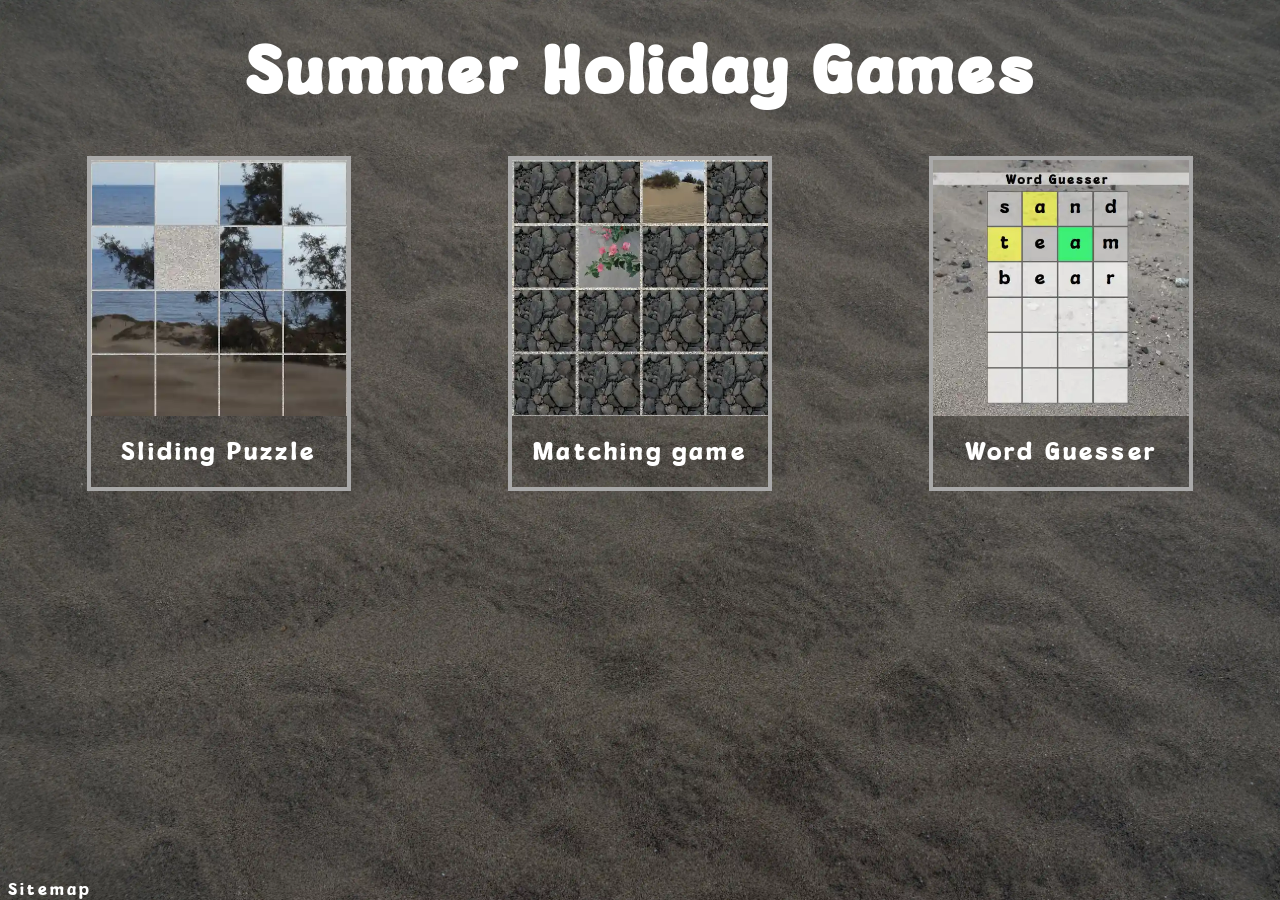
<file: index.html>
<!DOCTYPE html>
<html lang="en">
    <head>
        <title>Summer Holiday Games</title>
        <link rel="stylesheet" href="main.css">  
        <meta name="description" content="Free online beach-themed games: quick, classic browser play (puzzles, matching, arcade). Perfect for short breaks
            — new games added often.">
    </head>
    <body>
        <div id="title">
            <h1>Summer Holiday Games</h1>
        </div>
        <main>
            <a href="sliding-puzzle.html"><div id="game3" class="game">
                <img class="gameImg" src="./images/slidingpuzzle.webp" alt="">
                <h2>Sliding Puzzle</h2>
            </div></a>
            <a href="./matching-game.html"><div id="game2" class="game">
                <img class="gameImg" src="./images/matchinggame.webp" alt="">
                <h2>Matching game</h2>
            </div></a>
            <a href="wordguesser.html"><div id="game1" class="game">
                <img class="gameImg" src="./images/wordguesser.webp"  alt="">
                <h2>Word Guesser</h2>
            </div></a>
        </main>
        <footer>
            <a href="/sitemap.html">Sitemap</a>
        </footer>
    </body>
</html>
</file>
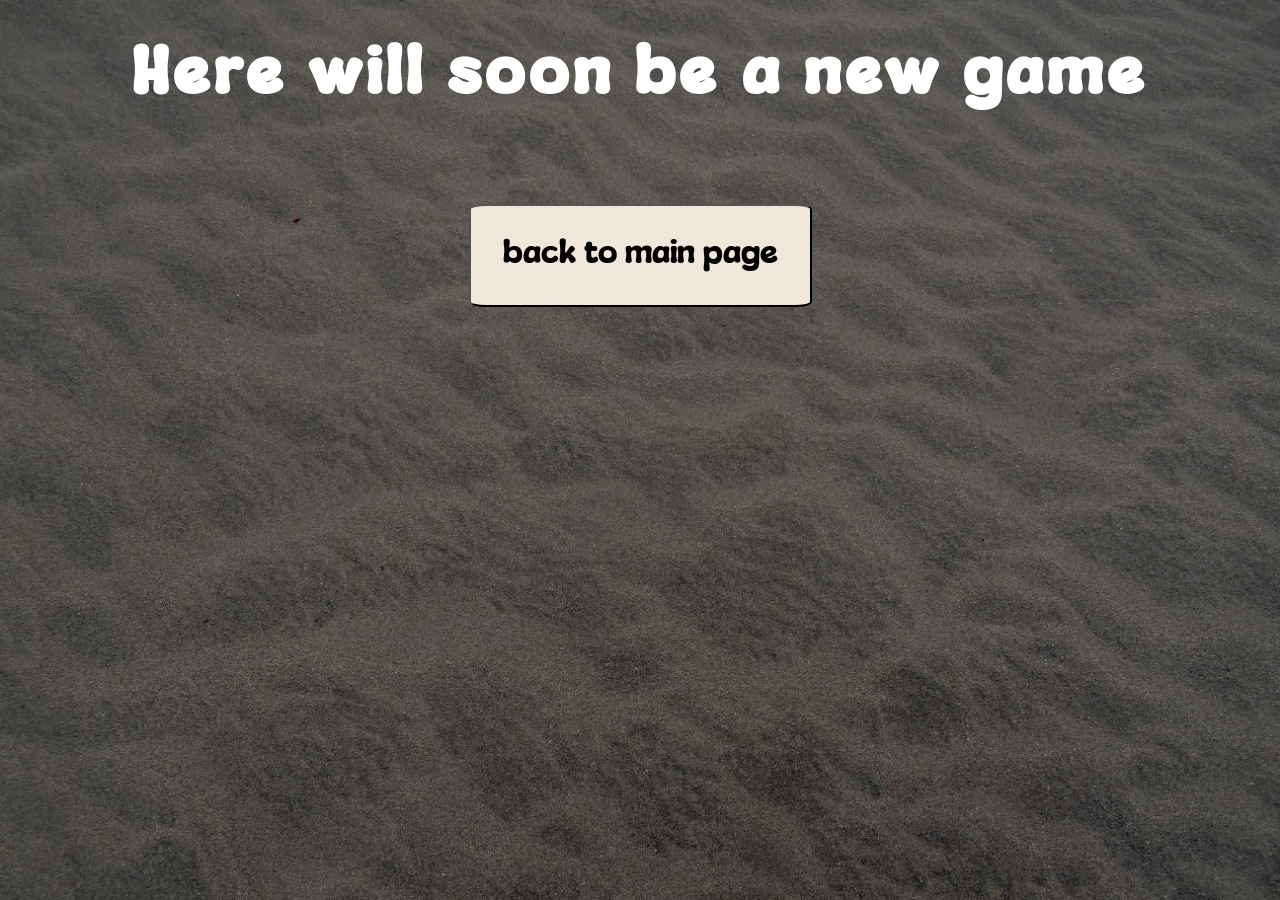
<file: newgame.html>
<!DOCTYPE html>
<html>
    <head>
        <title>Summer Holiday Games</title>
        <link rel="stylesheet" href="main.css">   
    </head>
    <body>
        <div id="title">
            <h1>Here will soon be a new game</h1>
        </div>
        <main>
            <a href="index.html"><button>back to main page</button></a>
        </main>
    </body>
</html>
</file>
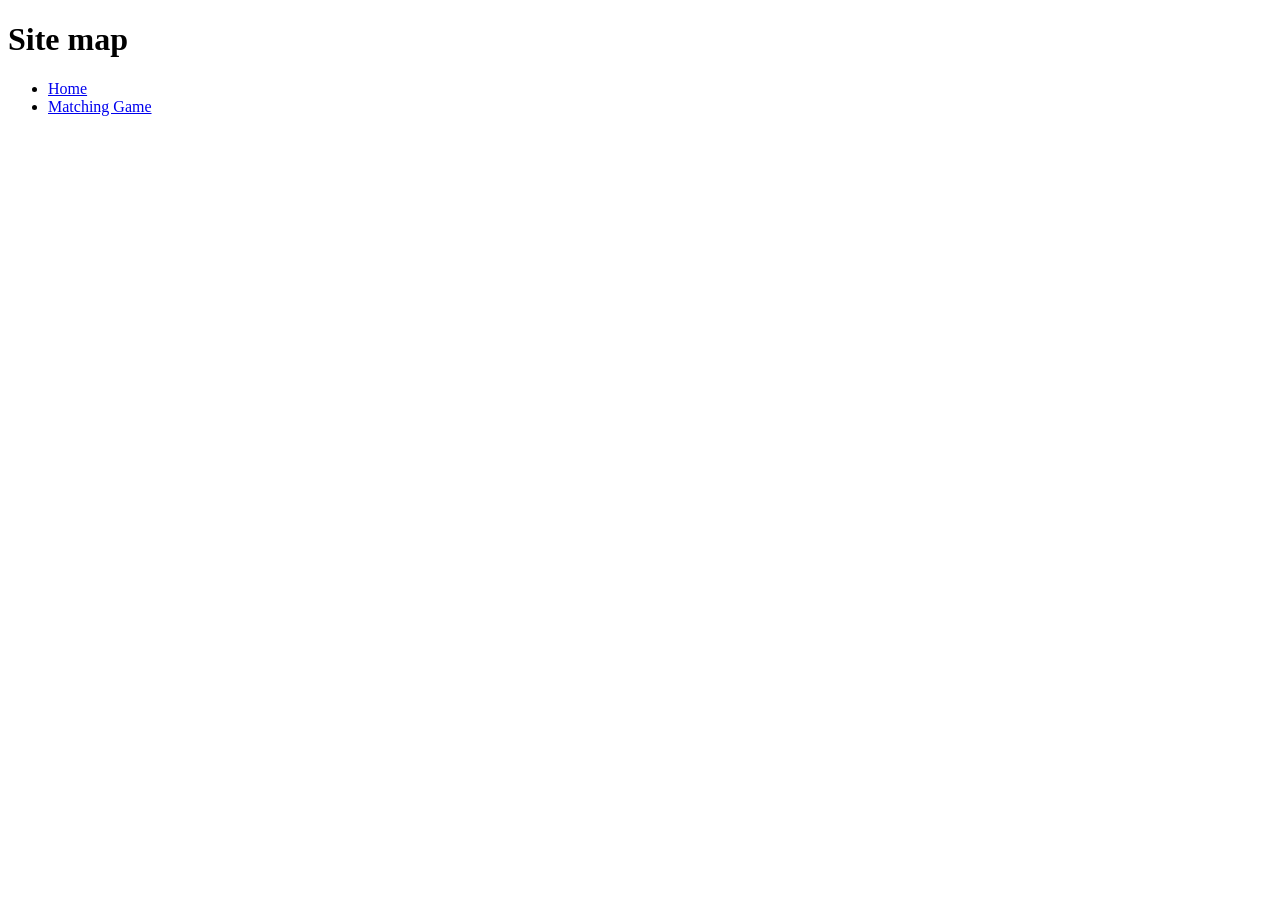
<file: sitemap.html>
<!doctype html>
<html lang="en">
<head>
  <meta charset="utf-8">
  <title>Site map — Summer Holiday Games</title>
  <meta name="robots" content="index,follow">
</head>
<body>
  <h1>Site map</h1>
  <ul>
    <li><a href="https://summer-holiday-games.net/">Home</a></li>
    <li><a href="https://summer-holiday-games.net/matching-game.html">Matching Game</a></li>
    <!-- Add one <li> per new game page you create, for example:
    <li><a href="https://summer-holiday-games.net/new-game-name.html">New Game Name</a></li>
    -->
  </ul>
</body>
</html>
</file>
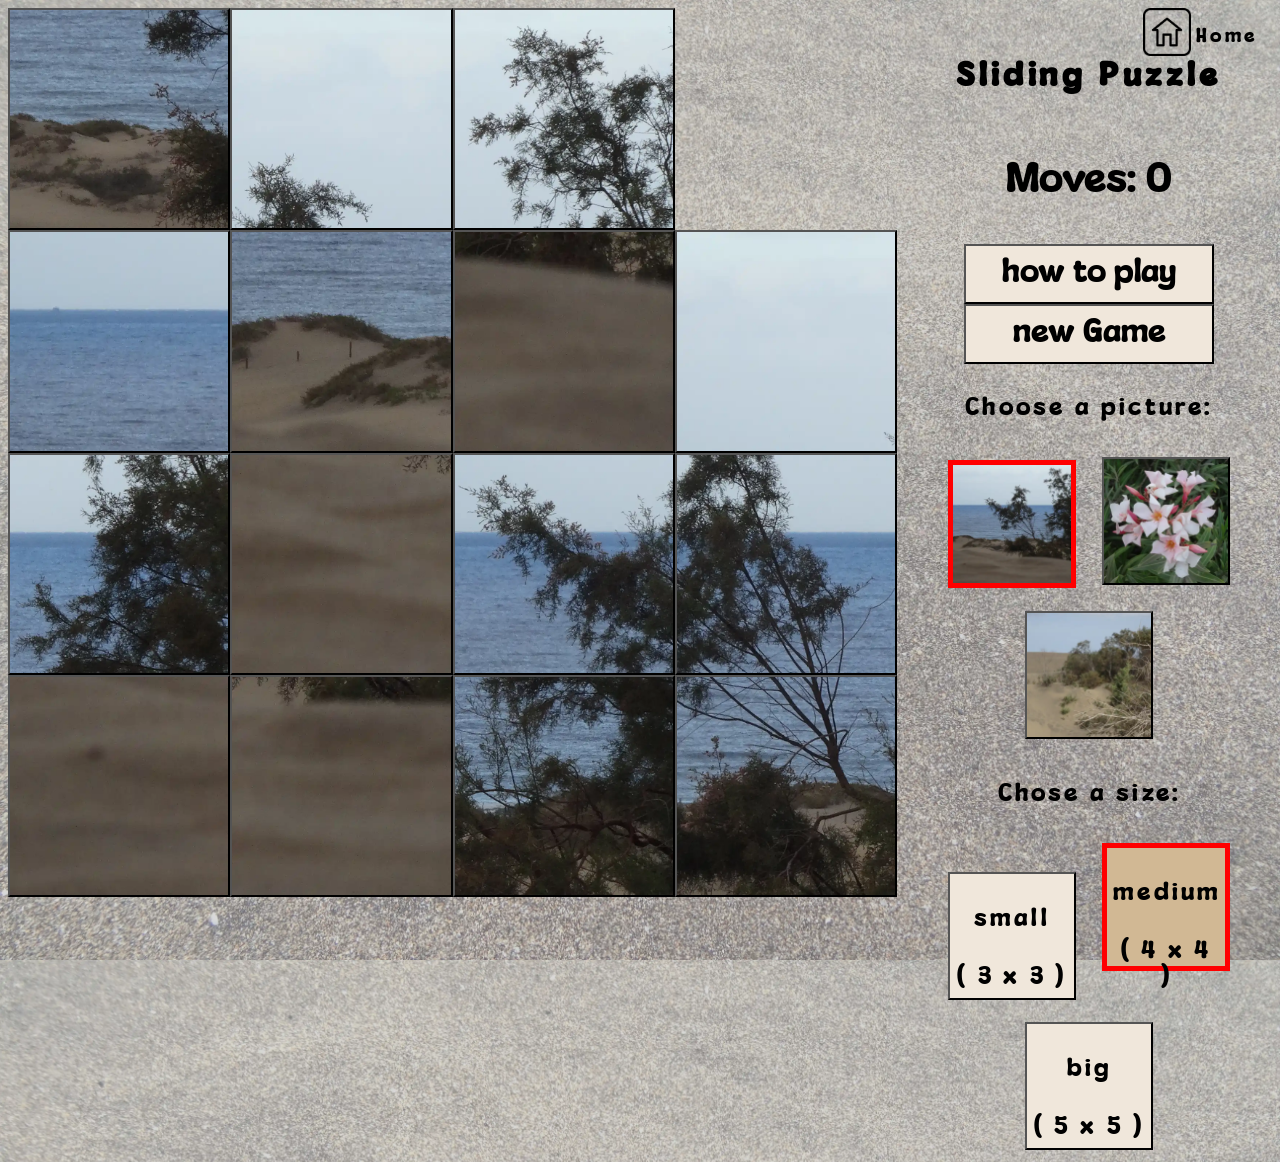
<file: sliding-puzzle.html>
<!DOCTYPE html>
<html>
    <head>
        <title>sliding puzzle</title>
        <link rel="stylesheet" href="sliding-puzzle/sliding-puzzle.css">
    </head>
    <body> 
        <header>
            <a href="index.html">
                <div id="homebox">               
                    <img id="homebutton" src="home.png">
                    <p>Home</p>
                </div>    
            </a>           
        </header>
        <main>
            <button class="spot" id="spot0"></button>
            <button class="spot" id="spot1"></button>
            <button class="spot" id="spot2"></button>
            <button class="spot" id="spot3"></button>

            <button class="spot" id="spot4"></button>
            <button class="spot" id="spot5"></button>
            <button class="spot" id="spot6"></button>
            <button class="spot" id="spot7"></button>

            <button class="spot" id="spot8"></button>
            <button class="spot" id="spot9"></button>
            <button class="spot" id="spot10"></button>
            <button class="spot" id="spot11"></button>

            <button class="spot" id="spot12"></button>
            <button class="spot" id="spot13"></button>
            <button class="spot" id="spot14"></button>
            <button class="spot" id="spot15"></button>

            <button class="spot" id="spot16"></button>
            <button class="spot" id="spot17"></button>
            <button class="spot" id="spot18"></button>
            <button class="spot" id="spot19"></button>
            <button class="spot" id="spot20"></button>
            <button class="spot" id="spot21"></button>
            <button class="spot" id="spot22"></button>
            <button class="spot" id="spot23"></button>
            <button class="spot" id="spot24"></button>
        </main>
        <div id="howtoplay">
            <button class="closehowtoplaybutton" id="closehowtoplay1">x</button>
            <h2>How to play</h2>
            <p>
                Click the card you want to move into the empty space — only cards adjacent (above, 
                below, left, or right) to the empty spot can move. 
            </p>
            <img class="example" src="sliding-puzzle/images/example.webp" alt="example">
            <p>
                Keep clicking tiles to slide pieces around until the image is restored to its 
                original order. Use as few moves as you can to beat your best score.
            </p>
            <button class="closehowtoplaybutton" id="closehowtoplay2">Start Game</button>
        </div>
        <img id="finishedPicture">
        
        <div id="title">
            <h1>Sliding Puzzle</h1>
        </div>
        <div id="other">
            <p id="movesCounter">Moves: 0</p>
            <p id="solved"></p>
            <button id="howtoplaybutton">how to play</button>
            <button id="newGame">new Game</button>
            <div id="pictureChoice">
                <p class="choice">Choose a picture:</p>
                <button class="imageChoice" id="ocean"></button>
                <button class="imageChoice" id="flower"></button>
                <button class="imageChoice" id="dunes"></button>
            </div>
            <div id="sizeChoice">
                <p class="choice">Chose a size:</p>
                    <button class="imageChoice" id="buttonSmall">
                        <p class="choice">small</p>
                        <p class="choice">( 3 x 3 )</p>  
                    </button>
                    <button class="imageChoice" id="buttonMedium">
                        <p class="choice">medium</p>
                        <p class="choice">( 4 x 4 )</p> 
                    </button>
                    <button class="imageChoice" id="buttonBig">
                        <p class="choice">big</p>
                        <p class="choice">( 5 x 5 )</p> 
                    </button>
            </div>
            <!--button id="newGame">new Game</button-->            
        </div>
        <script src="sliding-puzzle/sliding-puzzle.js"></script>
    </body>
</html>
</file>
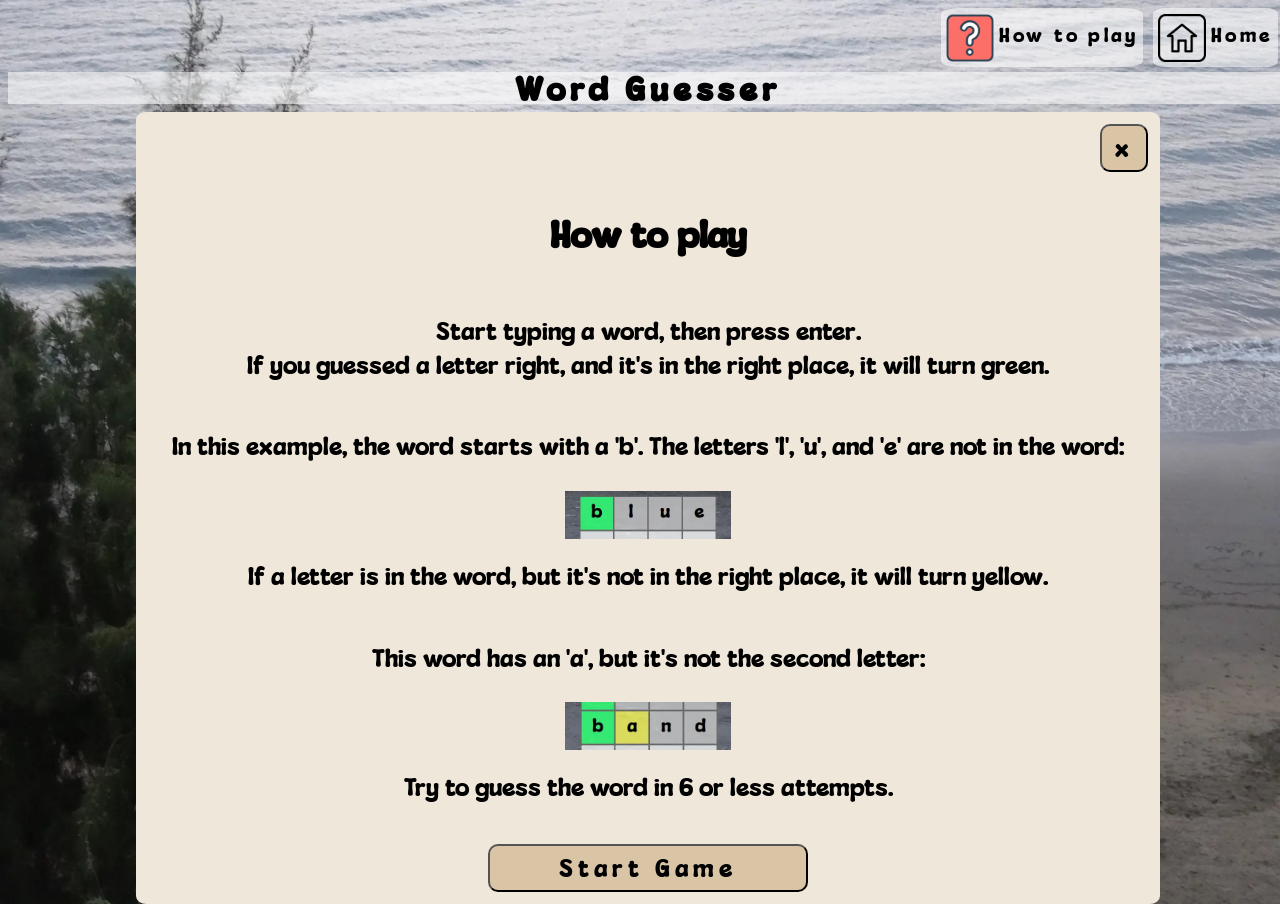
<file: wordguesser.html>
<!DOCTYPE html>
<html>
    <head>
        <title>word guesser</title>
        <link rel="stylesheet" href="wordguesser/wordguesser.css">
    </head>
    <body> 
        <header>
            <a href="./index.html">
                <div id="homebox" class="headerboxes">               
                    <img id="homebutton" src="./home.png">
                    <p>Home</p>
                </div>    
            </a> 
            <div id="howtoplaybox" class="headerboxes">               
                <img id="howtoplaybutton" src="./images/help.png">
                <p>How to play</p>
            </div>           
        </header>
        <h1 id="title">Word Guesser</h1>
        <div id="gameboard">
            <div class="letter" id="row0letter0"><p id="letter0-0"></p></div>
            <div class="letter" id="row0letter1"><p id="letter0-1"></p></div>
            <div class="letter" id="row0letter2"><p id="letter0-2"></p></div>
            <div class="letter" id="row0letter3"><p id="letter0-3"></p></div>
            <div class="letter" id="row0letter4"><p id="letter0-4"></p></div>
            <div class="letter" id="row0letter5"><p id="letter0-5"></p></div>
            <div class="letter" id="row0letter6"><p id="letter0-6"></p></div>
            <div class="letter" id="row0letter7"><p id="letter0-7"></p></div>
            <div class="letter" id="row0letter8"><p id="letter0-8"></p></div>

            <div class="letter" id="row1letter0"><p id="letter1-0"></p></div>
            <div class="letter" id="row1letter1"><p id="letter1-1"></p></div>
            <div class="letter" id="row1letter2"><p id="letter1-2"></p></div>
            <div class="letter" id="row1letter3"><p id="letter1-3"></p></div>
            <div class="letter" id="row1letter4"><p id="letter1-4"></p></div>
            <div class="letter" id="row1letter5"><p id="letter1-5"></p></div>
            <div class="letter" id="row1letter6"><p id="letter1-6"></p></div>
            <div class="letter" id="row1letter7"><p id="letter1-7"></p></div>
            <div class="letter" id="row1letter8"><p id="letter1-8"></p></div>

            <div class="letter" id="row2letter0"><p id="letter2-0"></p></div>
            <div class="letter" id="row2letter1"><p id="letter2-1"></p></div>
            <div class="letter" id="row2letter2"><p id="letter2-2"></p></div>
            <div class="letter" id="row2letter3"><p id="letter2-3"></p></div>
            <div class="letter" id="row2letter4"><p id="letter2-4"></p></div>
            <div class="letter" id="row2letter5"><p id="letter2-5"></p></div>
            <div class="letter" id="row2letter6"><p id="letter2-6"></p></div>
            <div class="letter" id="row2letter7"><p id="letter2-7"></p></div>
            <div class="letter" id="row2letter8"><p id="letter2-8"></p></div>

            <div class="letter" id="row3letter0"><p id="letter3-0"></p></div>
            <div class="letter" id="row3letter1"><p id="letter3-1"></p></div>
            <div class="letter" id="row3letter2"><p id="letter3-2"></p></div>
            <div class="letter" id="row3letter3"><p id="letter3-3"></p></div>
            <div class="letter" id="row3letter4"><p id="letter3-4"></p></div>
            <div class="letter" id="row3letter5"><p id="letter3-5"></p></div>
            <div class="letter" id="row3letter6"><p id="letter3-6"></p></div>
            <div class="letter" id="row3letter7"><p id="letter3-7"></p></div>
            <div class="letter" id="row3letter8"><p id="letter3-8"></p></div>

            <div class="letter" id="row4letter0"><p id="letter4-0"></p></div>
            <div class="letter" id="row4letter1"><p id="letter4-1"></p></div>
            <div class="letter" id="row4letter2"><p id="letter4-2"></p></div>
            <div class="letter" id="row4letter3"><p id="letter4-3"></p></div>
            <div class="letter" id="row4letter4"><p id="letter4-4"></p></div>
            <div class="letter" id="row4letter5"><p id="letter4-5"></p></div>
            <div class="letter" id="row4letter6"><p id="letter4-6"></p></div>
            <div class="letter" id="row4letter7"><p id="letter4-7"></p></div>
            <div class="letter" id="row4letter8"><p id="letter4-8"></p></div>

            <div class="letter" id="row5letter0"><p id="letter5-0"></p></div>
            <div class="letter" id="row5letter1"><p id="letter5-1"></p></div>
            <div class="letter" id="row5letter2"><p id="letter5-2"></p></div>
            <div class="letter" id="row5letter3"><p id="letter5-3"></p></div>
            <div class="letter" id="row5letter4"><p id="letter5-4"></p></div>
            <div class="letter" id="row5letter5"><p id="letter5-5"></p></div>
            <div class="letter" id="row5letter6"><p id="letter5-6"></p></div>
            <div class="letter" id="row5letter7"><p id="letter5-7"></p></div>
            <div class="letter" id="row5letter8"><p id="letter5-8"></p></div>         
        </div>
        <div id="howtoplay">
            <button class="closehowtoplaybutton" id="closehowtoplay1">x</button>
            <h2>How to play</h2>
            <p>Start typing a word, then press enter.<br>
            If you guessed a letter right, and it's in the right place, it will turn green.</p>
            <p>In this example, the word starts with a 'b'. The letters 'l', 'u', and 'e' are not
                in the word: </p>
            <img class="example" src="./wordguesser/images/example1.webp">
            <p>If a letter is in the word, but it's not in the right place, it will turn yellow.</p>
            <p>This word has an 'a', but it's not the second letter: </p>
            <img class="example" src="./wordguesser/images/example2.webp">
            <p>Try to guess the word in 6 or less attempts.</p>
            <button class="closehowtoplaybutton" id="closehowtoplay2">Start Game</button>
        </div>
        <div id="gameoverbox">
            <p id="answer"></p>
            <button id="newgamebutton">play again</button>
            <a href="./index.html"><button id="moregamesbutton" >more games</button></a>
        </div>
        <script src="wordguesser/wordguesser.js"></script>   
    </body>
</file>
<file: main.css>
@font-face {
    font-family: "MouldyCheese";
    src: url('./MouldyCheeseRegular-WyMWG.ttf');
}

body {
    background-size: cover;   
    text-align: center;
    color:white;
}

main {
    display: flex;
    justify-content: space-around;
}

h1 {
    font-family: "MouldyCheese";
    font-size: 4rem;
    letter-spacing: 0.3rem;
}
h2 {
    font-weight: normal;
}

.game {
    width: 20vw;
    border: 4px solid darkgray;

}
.game:hover {
    border: 8px solid coral;
}


.gameImg {
    width: 100%;
}

a {
    text-decoration: none;
    font-family: "MouldyCheese";
    letter-spacing: 0.2rem;
}

a:link {
    color:white;
}
a:visited {
    color: blanchedalmond;
}

button {
    font-size: xx-large;
    font-family: "MouldyCheese";
    background-color: hsl(35, 40%, 90%);
    margin: 3rem;
    padding: 2rem;
    border-radius: 5%;
}
button:hover {
    background-color: hsl(35, 40%, 80%);
    cursor: pointer;
}

@media all and (orientation: portrait) {

    body {
        background-image: url('./images/darksand-mobile.webp');
    }

    main {
        display: grid;
        grid-template-columns: 1fr 1fr;
        grid-template-rows: 1fr 1fr;
    }

    footer {
        margin-top: 3rem;
    }

    .game {
        width: 40vw;
        margin: 4vw;
    }
}

@media all and (orientation:landscape) {

    body {
        background-image: url('./images/darksand.webp');
    }
    
    footer {
        position:absolute;
        bottom:0;
    }
}
</file>
<file: sliding-puzzle/sliding-puzzle.css>
/* general */

@font-face {
    font-family: "MouldyCheese";
    src: url('../MouldyCheeseRegular-WyMWG.ttf');
}

body {
    width: 100vw;
    height: 100vh;
    background-image: url('../images/lightsand.webp');
    background-size: cover;   
    text-align: center;
    color:black;
    display: grid;
}

@media all and (orientation: landscape) {

    body {
        grid-template-rows:2rem 5rem auto;
        grid-template-columns: auto auto;
    }

    main {
        height: 98vh;
        width: 98vh;
        grid-row: 1 / 2;
        grid-column: 1 / 2;
    }

    #finishedPicture {
        height: 98vh;
        width: 98vh;
    }

    #title {
        grid-row: 2 / 3;
        grid-column: 2 /3;
    }

    #other {
        grid-row: 3 / 4;
        grid-column: 2 / 3;
    }

    .spot {
        width: 24vh;
        height: 24vh;
    }

    .imageChoice {
        width: 10vw;
        height: 10vw;
        margin: 0.7rem;
    }
}

@media all and (orientation: portrait) {

    body {
        grid-template-rows:2rem 5rem auto auto;
    }

    #title {
        grid-row: 2 / 3;
    }

    main {
        height: 98vw;
        width: 98vw;
        grid-row: 3 / 4;
    }

    #finishedPicture {
        height: 98vw;
        width: 98vw;
    }

    #other {
        grid-row: 4 / 5;
    }

    .spot {
        width: 24vw;
        height: 24vw;
    }

    .imageChoice {
        width: 30vw;
        height: 30vw;
    }
}

/* nav */

#homebutton {
    height: 3rem;  
    margin-right: 5px; 
}

#homebox {
    display: grid;
    grid-template-columns: auto auto;
    width: fit-content;
    font-size: larger;
    float: right;
    margin-right: 30px;
}

a {
    text-decoration: none;
    font-family: "MouldyCheese";
    letter-spacing: 0.2rem;
}

a:link {
    color:black;
}
a:visited {
    color: black;
}

/* title */

h1 {
    font-family: "MouldyCheese";
    letter-spacing: 0.3rem;
}


/* game */

main {
    display: grid;
    grid-template-rows: 1fr 1fr 1fr 1fr;
    grid-template-columns: 1fr 1fr 1fr 1fr;
    position:relative;
}

#finishedPicture {
    grid-template-rows: 1 / 5;
    grid-template-columns: 1 / 5;
    position:absolute;
    /*display: none;*/
}

.spot {
    margin: 0;
    padding: 0;
    background-size: cover;
}

/* other */

#other {
    max-width: 100vw;
}

#movesCounter {
    font-size: 2.5rem;
    font-family: "MouldyCheese";
}

#solved {
    font-size: 2rem;
    font-family: "MouldyCheese";
    letter-spacing: 0.15rem;
    color: hsl(100, 100%, 20%);
}


/* pictureChoice */

.choice {
    font-family: "MouldyCheese";
    font-size: x-large;
    letter-spacing: 0.2rem;
    text-align: center;
    margin-top: 2rem;
}

.imageChoice {
    top: 20px;
}

.imageChoice:hover {
    cursor: pointer;
}

#ocean {
    background-image: url('./images/ocean-small.webp');
    border: 5px solid red;
    background-size: cover;
}

#flower {
    background-image: url('./images/flower-small.webp');
    background-size: cover;
}

#dunes {
    background-image: url('./images/dunes-small.webp');
    background-size: cover;
}

#buttonMedium {
    border: 5px solid red;
    background-color: hsl(35, 40%, 70%);
}


/* newGame */

#newGame { 
    margin-left: 2rem;
    margin-right: 2rem;
    font-family: "MouldyCheese";
    width: 250px;
    height: 60px;
    font-size: xx-large;
}

#howtoplaybutton { 
    margin-left: 2rem;
    margin-right: 2rem;
    font-family: "MouldyCheese";
    width: 250px;
    height: 60px;
    font-size: xx-large;
}

button {
    background-color: hsl(35, 40%, 90%);
}

button:hover {
    background-color: hsl(35, 40%, 80%) !important;
    cursor: pointer;
}

/* how to play box*/

#howtoplay {
    position: absolute;
    height: fit-content;
    width: 80vw;
    background-color: hsl(35, 40%, 90%);
    border: 7px ridge hsl(35, 40%, 45%);
    top: 1rem;
    justify-self: center;
    border-radius: 1%;
    font-family: "MouldyCheese";
    font-size: x-large;
    line-height: 1.4;
    display: none;
    padding: 2rem;
}

.example {
    height:20rem;
    justify-self: center;
}

.closehowtoplaybutton {
    background-color: hsl(35, 40%, 75%);
    border-radius: 10px;
    font-family: "MouldyCheese";
    font-size: x-large;
}
.closehowtoplaybutton:hover {
    background-color: hsl(35, 40%, 65%);
}

#closehowtoplay1 {
    height: 3rem;
    width: 3rem;
    justify-self: right;
}

#closehowtoplay2 {
    height: 3rem;
    width: 20rem;
    justify-self: center;
}
</file>
<file: wordguesser/wordguesser.css>
@font-face {
    font-family: "MouldyCheese";
    src: url('../MouldyCheeseRegular-WyMWG.ttf');
}

body {
    width: 100vw;   
    text-align: center;
    color:black;
    display: grid;
    grid-template-rows: 4rem 2rem 1fr;
}


/* nav */

#homebutton {
    height: 3rem;  
    margin-right: 5px; 
}
#howtoplaybutton {
    height: 3rem;  
    margin-right: 5px; 
}

.headerboxes {
    display: grid;
    grid-template-columns: auto auto;
    width: fit-content;
    font-size: larger;
    float: right;
    margin-right: 10px;
    align-items: center;
    padding-left: 5px;
    padding-right: 5px;
    border-radius: 10%;
    background-color: hsla(0, 0%, 100%, 55%);
    text-decoration: none;
    font-family: "MouldyCheese";
    letter-spacing: 0.2rem;
}

a:link {
    color:black;
}
a:visited {
    color: black;
}

#howtoplaybox:hover {
    cursor: pointer;
}
/* title */

h1 {
    font-family: "MouldyCheese";
    letter-spacing: 0.3rem;
    margin-bottom: 0px;
    background-color: hsla(0, 0%, 100%, 55%);
    margin-top: 0;
    padding: 4px;
}

main {   
    background-color: hsla(0, 0%, 100%, 50%);
    justify-self: center;
    margin-top: 1rem;
    display: grid;
    grid-template-rows: 20% 50% 1fr;
    grid-template-columns: 20% 10% 20% 1fr;
}

/* game board */
#gameboard {
    margin-top: 1rem;
    background-color: hsla(0, 0%, 100%, 50%);
    justify-self: center;
    grid-row: 3 / 4;
    display: grid;
    grid-template-rows: repeat(6, 1fr);
    grid-template-columns: repeat(9, 1fr);
}

.letter {
    border: 2px solid hsl(0, 0%, 40%);
    display: grid;
    font-size: 2rem;  /*3rem*/
    margin: 0;
    font-family: "MouldyCheese";
    height: 5rem;   /*7rem*/
    width:5rem;
    text-align: center;
}

/* button area */

button {
    background-color: hsl(35, 40%, 90%);
    font-size: x-large;
    font-family: "MouldyCheese";
    letter-spacing: 0.3rem;
    margin: 0.5em;
    padding: 0.5em;
}
button:hover {
    background-color: hsl(35, 40%, 80%);
    cursor: pointer;
}

#answer {
    font-size: xx-large;
    font-family: "MouldyCheese";
    letter-spacing: 0.3rem;
    background-color: hsla(0, 0%, 100%, 70%);
    padding: 5px;
}


/* how to play box*/

#howtoplay {
    position: absolute;
    /*height: 80vh;*/
    width: 80vw;
    background-color: hsl(35, 40%, 90%);
    top: 7rem;
    justify-self: center;
    border-radius: 1%;
    font-family: "MouldyCheese";
    font-size: x-large;
    display: grid;
    line-height: 1.4;
}

.example {
    height:3rem;
    justify-self: center;
}

.closehowtoplaybutton {
    background-color: hsl(35, 40%, 75%);
    border-radius: 10px;
}
.closehowtoplaybutton:hover {
    background-color: hsl(35, 40%, 65%);
}

#closehowtoplay1 {
    height: 3rem;
    width: 3rem;
    justify-self: right;
}

#closehowtoplay2 {
    height: 3rem;
    width: 20rem;
    justify-self: center;
}


@media all and (orientation: landscape) {
    body {
        background-size: cover;
    }
}

@media all and (orientation: portrait) {
    body {
        background-size: auto 100vh;
        background-repeat: no-repeat;
    }
}

@media only screen and (min-height: 1000px) {
    .letter {
        font-size: 3rem;
        height: 7rem;
        width:7rem;
    }
}

@media only screen and (min-height: 1500px) {
    .letter {
        font-size: 4rem;
        height: 10rem; 
        width:10rem;
    }
}
</file>
